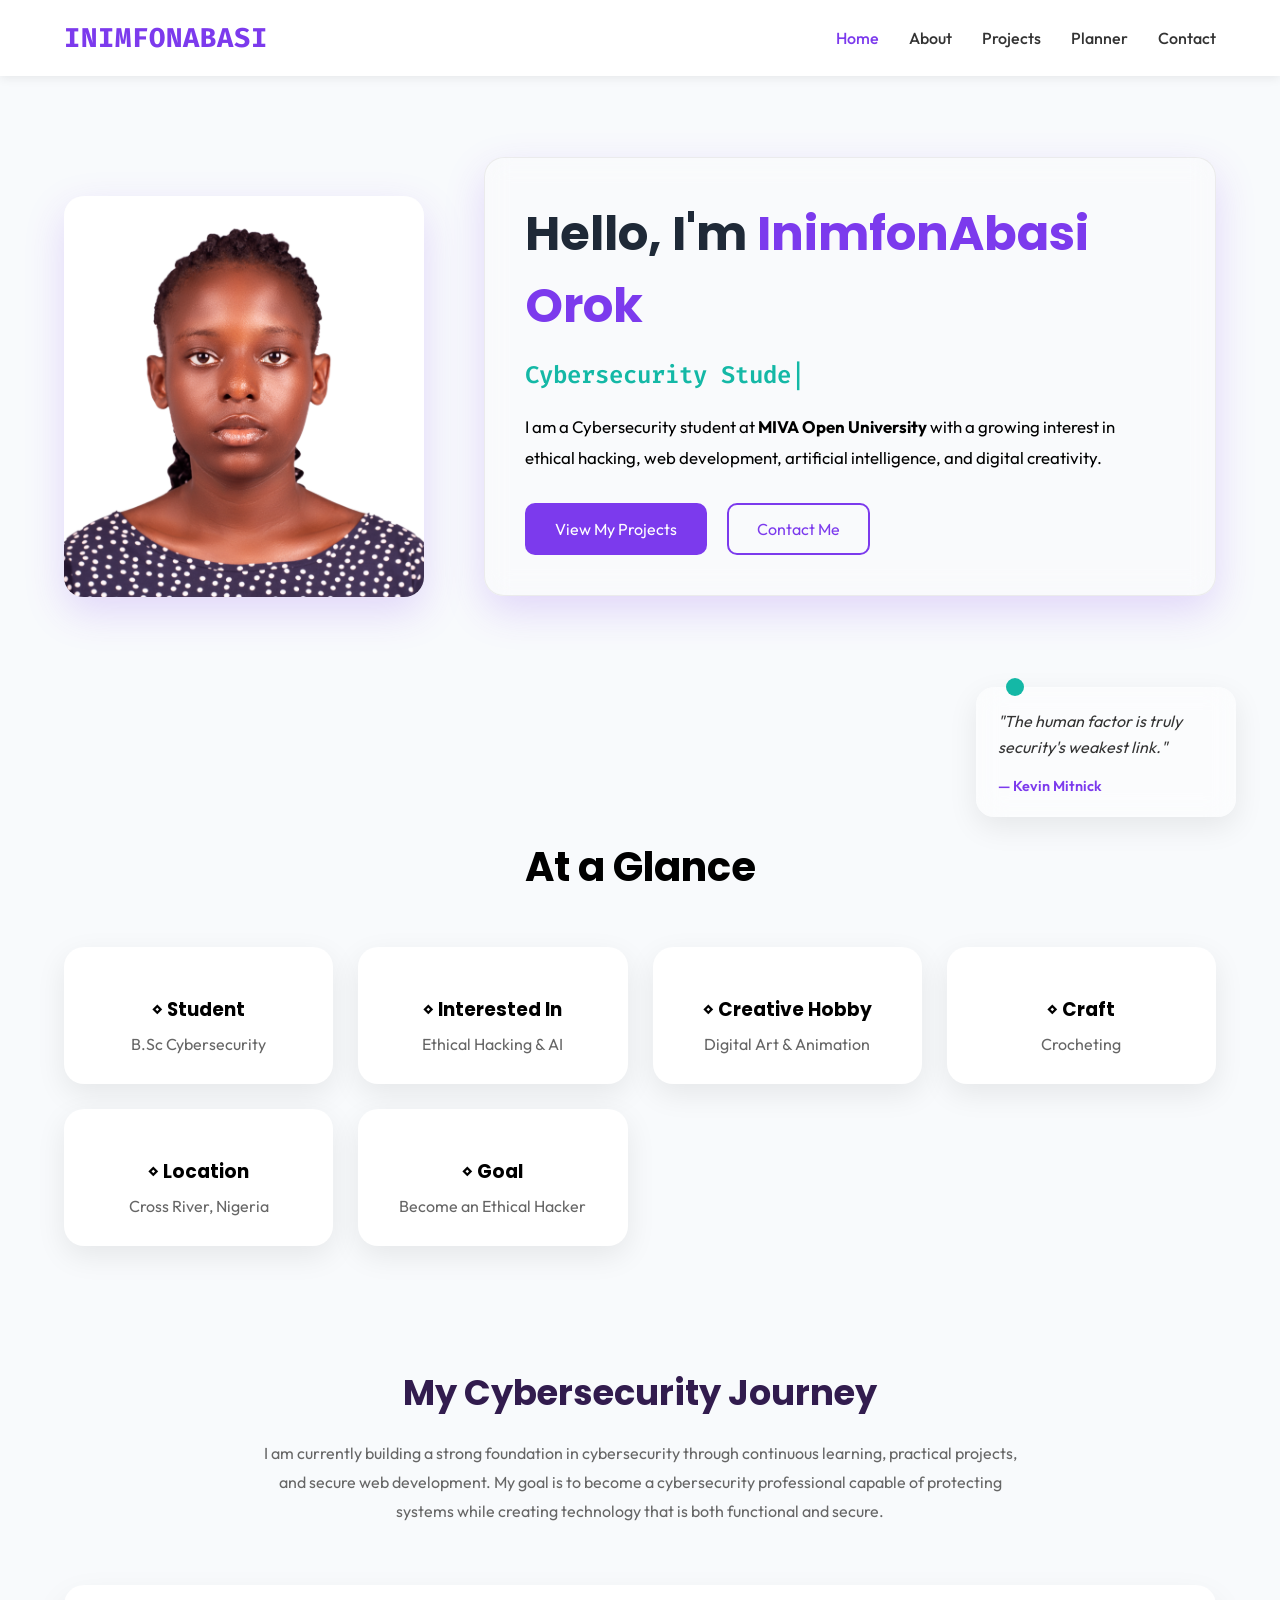
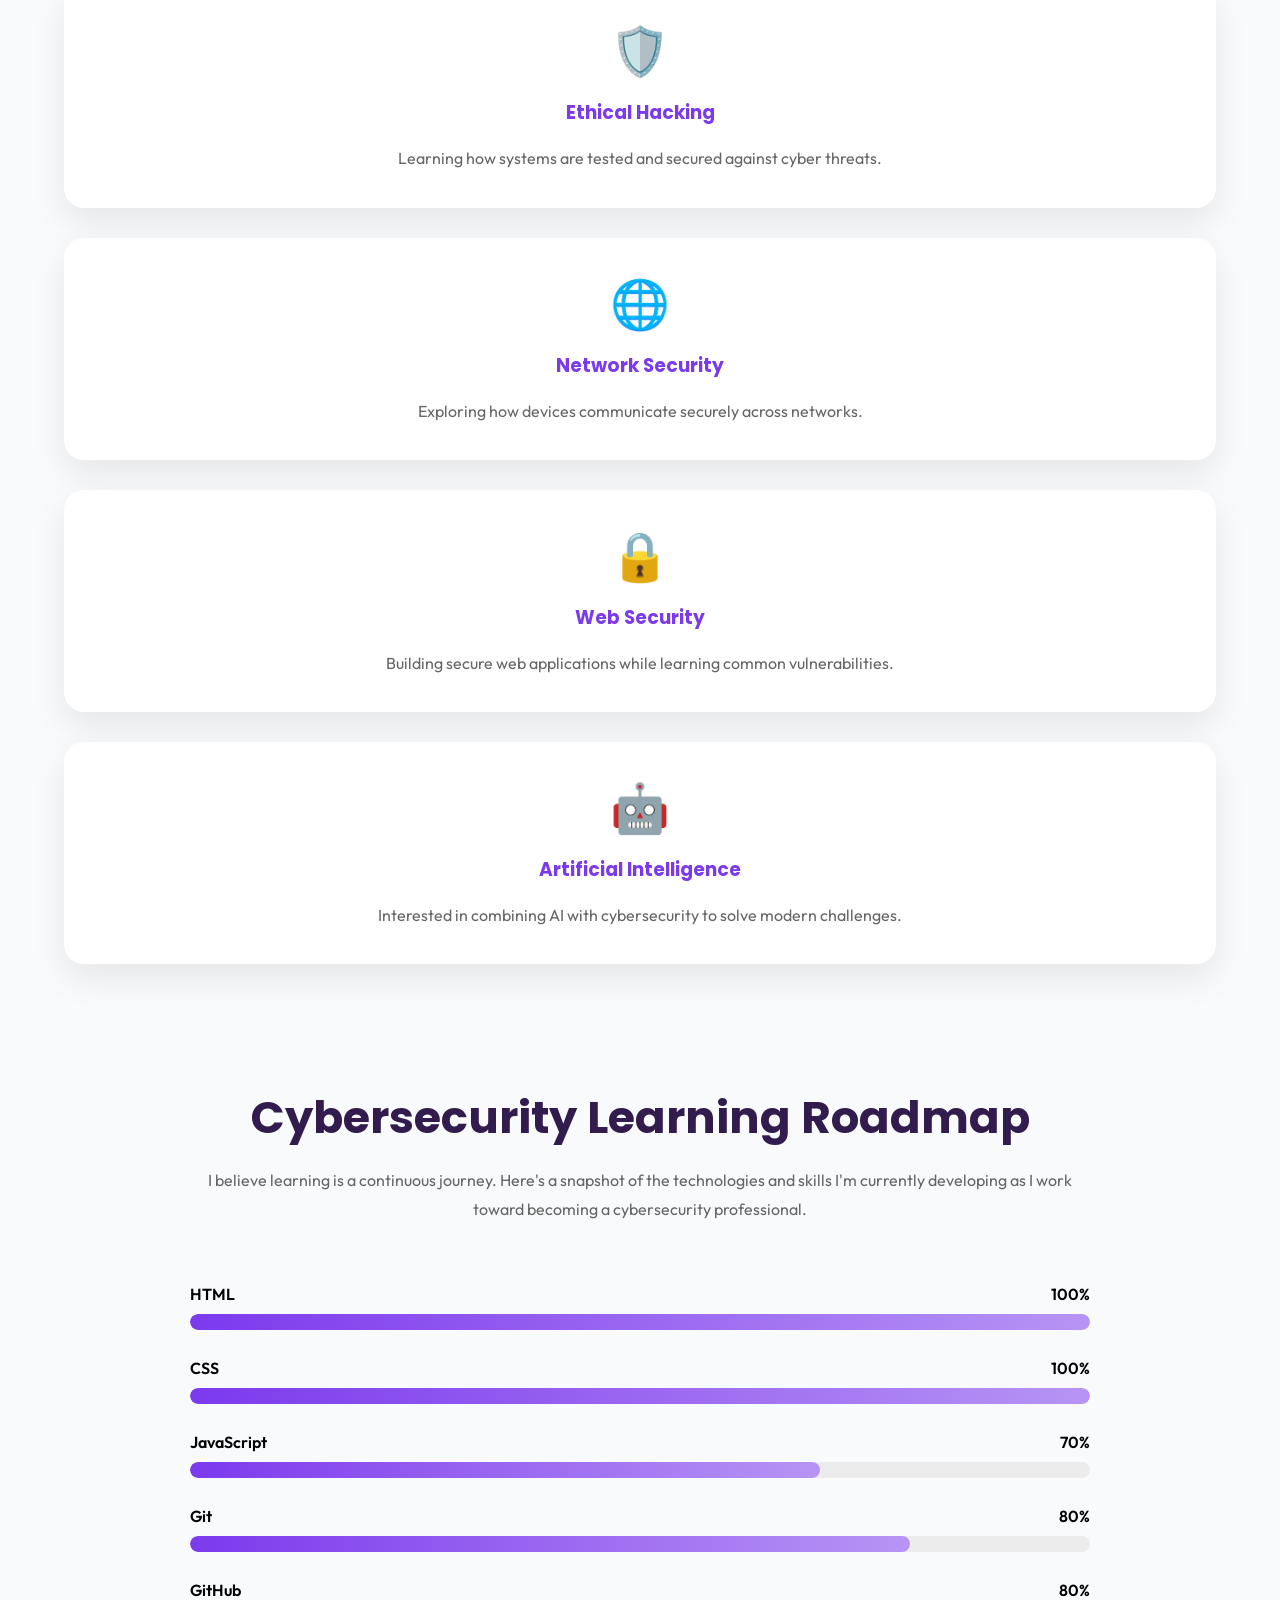
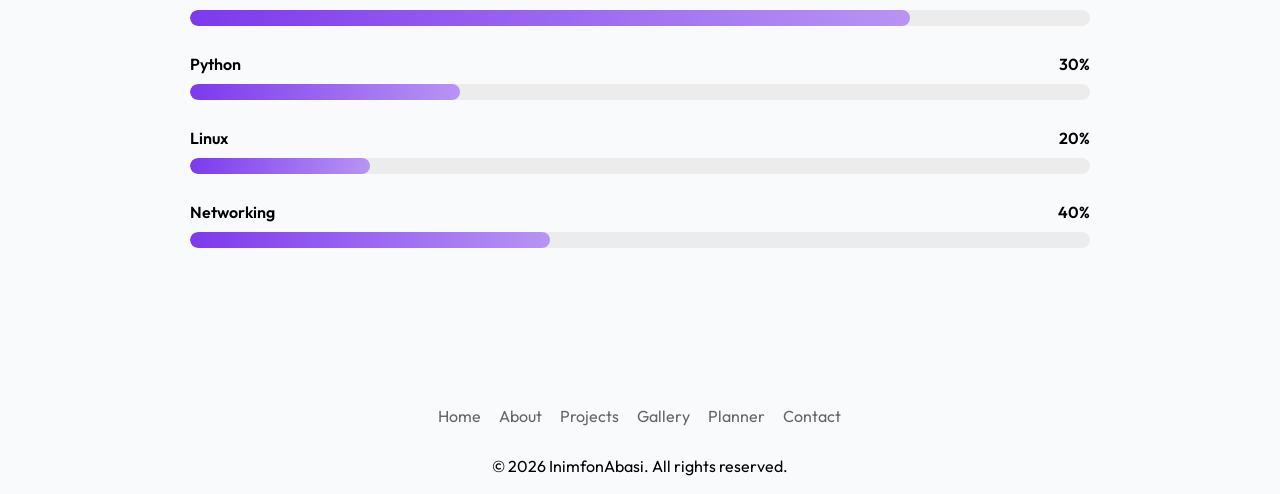
<file: index.html>
<!doctype html>
<html lang="en">
  <head>
    <meta charset="UTF-8" />
    <meta name="viewport" content="width=device-width, initial-scale=1.0" />

    <title>Home | InimfonAbasi</title>

    <link rel="stylesheet" href="css/style.css" />
    <link rel="stylesheet" href="css/responsive.css" />
    <link rel="preconnect" href="https://fonts.googleapis.com" />

    <link rel="preconnect" href="https://fonts.gstatic.com" crossorigin />

    <link
      href="https://fonts.googleapis.com/css2?family=Fira+Code:wght@400;500;600;700&family=Outfit:wght@300;400;500;600;700&family=Poppins:wght@400;500;600;700;800&display=swap"
      rel="stylesheet"
    />
  </head>

  <body>
    <!-- Header -->
    <header>
      <nav class="navbar">
        <a href="index.html" class="logo">INIMFONABASI</a>
        <button id="menu-toggle" class="menu-toggle">☰</button>

        <ul class="nav-links" id="nav-links">
          <li><a href="index.html" class="active">Home</a></li>

          <li><a href="about.html">About</a></li>

          <li><a href="projects.html">Projects</a></li>

          <li><a href="planner.html">Planner</a></li>

          <li><a href="contact.html">Contact</a></li>
        </ul>
      </nav>
    </header>

    <!-- Hero Section -->
    <main>
      <section class="hero">
        <div class="quote-card quote-right">
          <div class="pin"></div>

          <p>"The human factor is truly security's weakest link."</p>

          <span>— Kevin Mitnick</span>
        </div>

        <div class="hero-text">
          <h1>Hello, I'm <span class="main">InimfonAbasi Orok</span></h1>

          <h2><span id="typing-text"></span><span class="cursor">|</span></h2>

          <p>
            I am a Cybersecurity student at
            <strong>MIVA Open University</strong> with a growing interest in
            ethical hacking, web development, artificial intelligence, and
            digital creativity.
          </p>

          <div class="hero-buttons">
            <a href="projects.html" class="btn-primary">View My Projects</a>

            <a href="contact.html" class="btn-secondary">Contact Me</a>
          </div>
        </div>

        <div class="hero-image">
          <img
            src="images/me2.jpg"
            alt="Portrait of InimfonAbasi"
            loading="lazy"
          />
        </div>
      </section>
    </main>

    <section class="quick-facts">
      <h2>At a Glance</h2>

      <div class="facts-grid">
        <div class="fact-card">
          <h3>◊ Student</h3>
          <p>B.Sc Cybersecurity</p>
        </div>

        <div class="fact-card">
          <h3>◊ Interested In</h3>
          <p>Ethical Hacking & AI</p>
        </div>

        <div class="fact-card">
          <h3>◊ Creative Hobby</h3>
          <p>Digital Art & Animation</p>
        </div>

        <div class="fact-card">
          <h3>◊ Craft</h3>
          <p>Crocheting</p>
        </div>

        <div class="fact-card">
          <h3>◊ Location</h3>
          <p>Cross River, Nigeria</p>
        </div>

        <div class="fact-card">
          <h3>◊ Goal</h3>
          <p>Become an Ethical Hacker</p>
        </div>
      </div>
    </section>

    <section class="cyber-journey">
      <h2>My Cybersecurity Journey</h2>

      <p class="journey-intro">
        I am currently building a strong foundation in cybersecurity through
        continuous learning, practical projects, and secure web development. My
        goal is to become a cybersecurity professional capable of protecting
        systems while creating technology that is both functional and secure.
      </p>

      <div class="journey-grid">
        <div class="journey-card">
          <span>🛡️</span>
          <h3>Ethical Hacking</h3>
          <p>
            Learning how systems are tested and secured against cyber threats.
          </p>
        </div>

        <div class="journey-card">
          <span>🌐</span>
          <h3>Network Security</h3>
          <p>Exploring how devices communicate securely across networks.</p>
        </div>

        <div class="journey-card">
          <span>🔒</span>
          <h3>Web Security</h3>
          <p>
            Building secure web applications while learning common
            vulnerabilities.
          </p>
        </div>

        <div class="journey-card">
          <span>🤖</span>
          <h3>Artificial Intelligence</h3>
          <p>
            Interested in combining AI with cybersecurity to solve modern
            challenges.
          </p>
        </div>
      </div>
    </section>

    <section class="roadmap">
      <h2>Cybersecurity Learning Roadmap</h2>

      <p class="roadmap-intro">
        I believe learning is a continuous journey. Here's a snapshot of the
        technologies and skills I'm currently developing as I work toward
        becoming a cybersecurity professional.
      </p>

      <div class="roadmap-container">
        <div class="roadmap-item">
          <div class="skill-title">
            <span>HTML</span>
            <span>100%</span>
          </div>

          <div class="progress-bar">
            <div class="progress html"></div>
          </div>
        </div>

        <div class="roadmap-item">
          <div class="skill-title">
            <span>CSS</span>
            <span>100%</span>
          </div>

          <div class="progress-bar">
            <div class="progress css"></div>
          </div>
        </div>

        <div class="roadmap-item">
          <div class="skill-title">
            <span>JavaScript</span>
            <span>70%</span>
          </div>

          <div class="progress-bar">
            <div class="progress js"></div>
          </div>
        </div>

        <div class="roadmap-item">
          <div class="skill-title">
            <span>Git</span>
            <span>80%</span>
          </div>

          <div class="progress-bar">
            <div class="progress git"></div>
          </div>
        </div>

        <div class="roadmap-item">
          <div class="skill-title">
            <span>GitHub</span>
            <span>80%</span>
          </div>

          <div class="progress-bar">
            <div class="progress github"></div>
          </div>
        </div>

        <div class="roadmap-item">
          <div class="skill-title">
            <span>Python</span>
            <span>30%</span>
          </div>

          <div class="progress-bar">
            <div class="progress python"></div>
          </div>
        </div>

        <div class="roadmap-item">
          <div class="skill-title">
            <span>Linux</span>
            <span>20%</span>
          </div>

          <div class="progress-bar">
            <div class="progress linux"></div>
          </div>
        </div>

        <div class="roadmap-item">
          <div class="skill-title">
            <span>Networking</span>
            <span>40%</span>
          </div>

          <div class="progress-bar">
            <div class="progress networking"></div>
          </div>
        </div>
      </div>
    </section>

    <!-- Footer -->
    <footer>
      <div class="footer-container">
        <nav class="footer-nav">
          <a href="index.html">Home</a>

          <a href="about.html">About</a>

          <a href="projects.html">Projects</a>

          <a href="gallery.html">Gallery</a>

          <a href="planner.html">Planner</a>

          <a href="contact.html">Contact</a>
        </nav>

        <p>© <span id="year"></span> InimfonAbasi. All rights reserved.</p>
      </div>
    </footer>

    <script src="js/script.js"></script>
  </body>
</html>
</file>
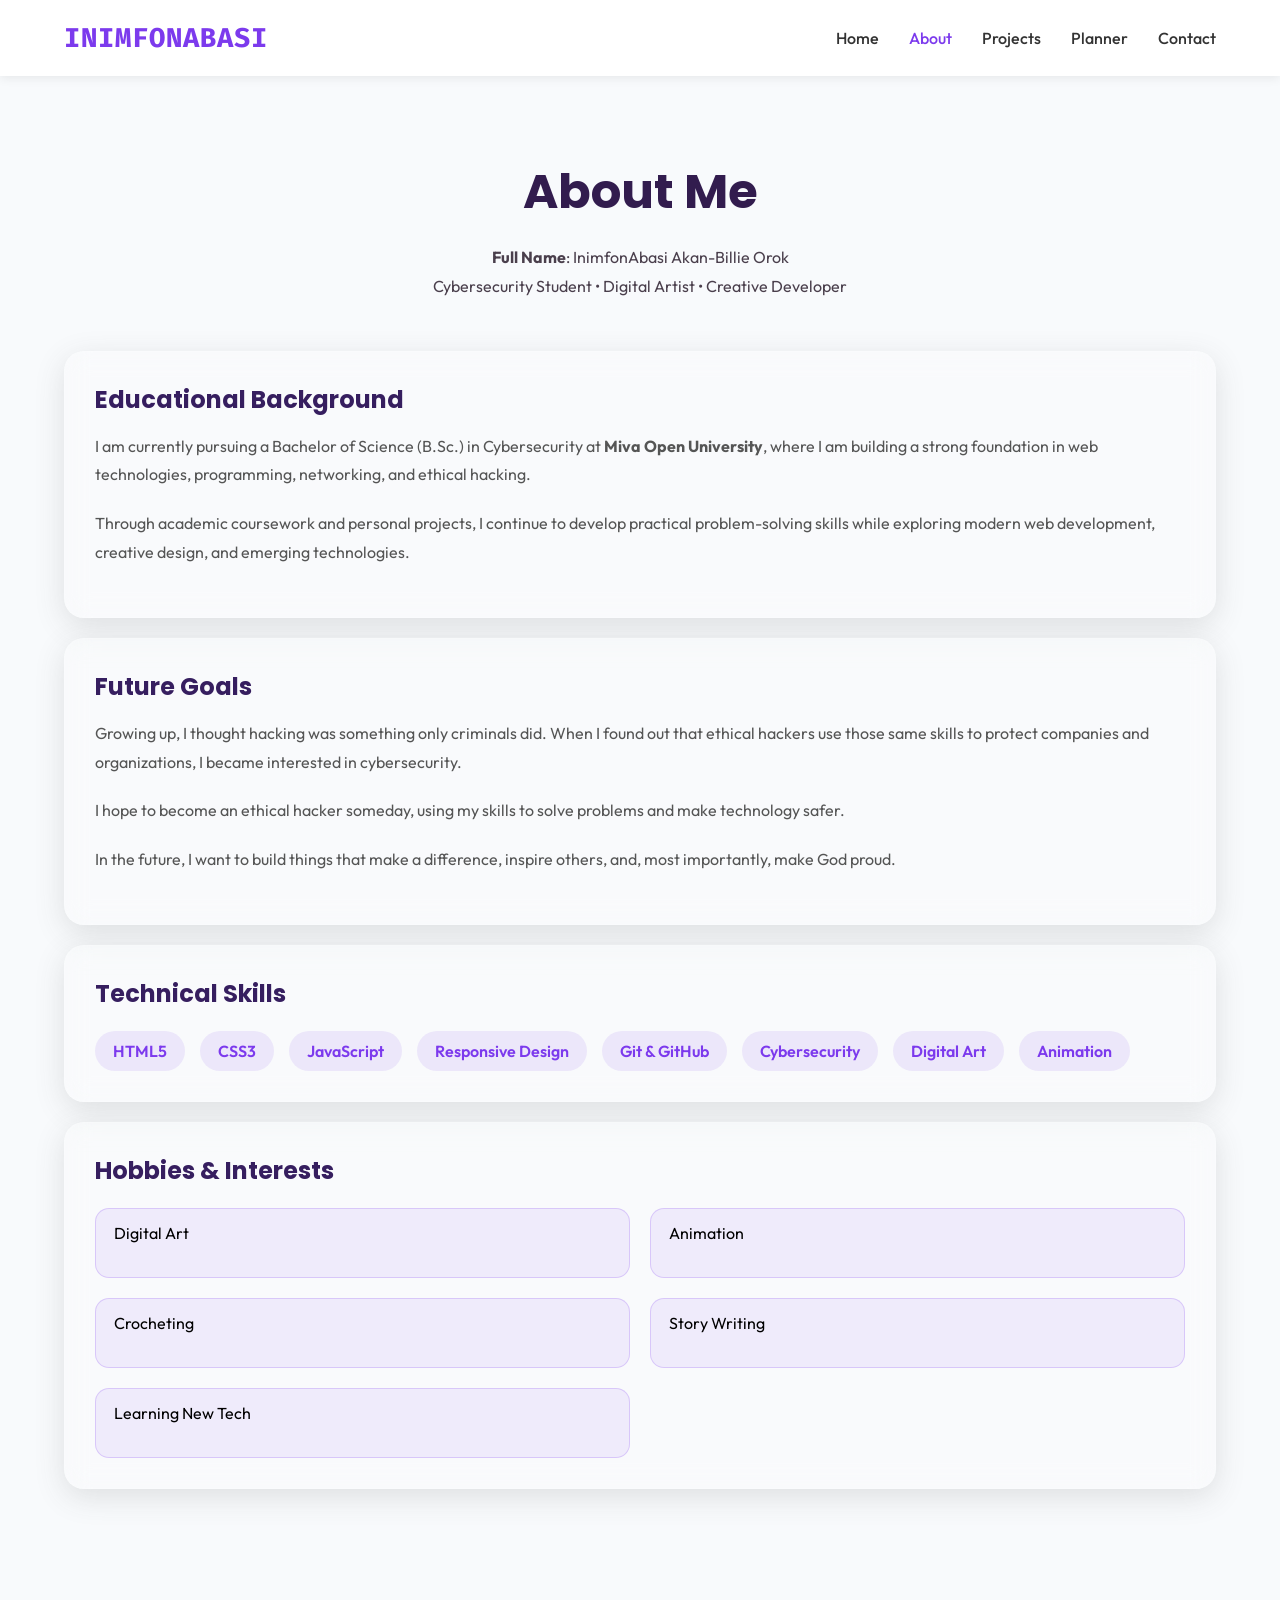
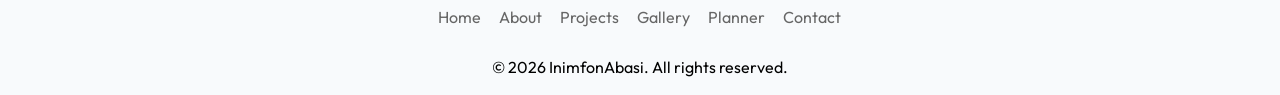
<file: about.html>
<!doctype html>
<html lang="en">
  <head>
    <meta charset="UTF-8" />
    <meta name="viewport" content="width=device-width, initial-scale=1.0" />

    <title>About | InimfonAbasi</title>

    <link rel="stylesheet" href="css/style.css">
    <link rel="stylesheet" href="css/responsive.css">
    <link rel="preconnect" href="https://fonts.googleapis.com">

<link rel="preconnect" href="https://fonts.gstatic.com" crossorigin>

<link href="https://fonts.googleapis.com/css2?family=Fira+Code:wght@400;500;600;700&family=Outfit:wght@300;400;500;600;700&family=Poppins:wght@400;500;600;700;800&display=swap" rel="stylesheet">
  </head>

  <body>
    <!-- ===== Header ===== -->
    <header>
      <nav class="navbar">

<a href="index.html" class="logo">INIMFONABASI</a>

<button id="menu-toggle" class="menu-toggle">
☰
</button>

<ul class="nav-links" id="nav-links">
           
          <li><a href="index.html">Home</a></li>

          <li><a href="about.html" class="active">About</a></li>

          <li><a href="projects.html">Projects</a></li>

          <li><a href="planner.html">Planner</a></li>

          <li><a href="contact.html">Contact</a></li>
        </ul>
      </nav>
    </header>

    <!-- ===== Hero Section ===== -->
      <main>
        <section class="about">
          <h1>About Me</h1>

          <p class="about-intro">
            <b>Full Name</b>: InimfonAbasi Akan-Billie Orok<br/>
            Cybersecurity Student • Digital Artist • Creative Developer
          </p>

          <div class="about-grid">
            <div class="about-card">
              <h2>Educational Background</h2>

              <p>
                I am currently pursuing a Bachelor of Science (B.Sc.) in
                Cybersecurity at
                <strong>Miva Open University</strong>, where I am building a
                strong foundation in web technologies, programming, networking,
                and ethical hacking.
              </p>

              <p>
                Through academic coursework and personal projects, I continue to
                develop practical problem-solving skills while exploring modern
                web development, creative design, and emerging technologies.
              </p>
            </div>

            <div class="about-card">
              <h2>Future Goals</h2>

              <p>
                Growing up, I thought hacking was something only criminals did.
                When I found out that ethical hackers use those same skills to
                protect companies and organizations, I became interested in
                cybersecurity.
              </p>

              <p>
                I hope to become an ethical hacker someday, using my skills to
                solve problems and make technology safer.
              </p>

              <p>
                In the future, I want to build things that make a difference,
                inspire others, and, most importantly, make God proud.
              </p>
            </div>

            <div class="about-card">
              <h2>Technical Skills</h2>

              <div class="skills">
                <span>HTML5</span>

                <span>CSS3</span>

                <span>JavaScript</span>

                <span>Responsive Design</span>

                <span>Git & GitHub</span>

                <span>Cybersecurity</span>

                <span>Digital Art</span>

                <span>Animation</span>
              </div>
            </div>

            <div class="about-card">
  <h2>Hobbies & Interests</h2>

  <div class="hobbies">

    <div class="hobby">
      <span>Digital Art</span>
      <p>Creating digital illustrations and exploring different art styles.</p>
    </div>

    <div class="hobby">
      <span>Animation</span>
      <p>Learning animation and bringing stories and ideas to life.</p>
    </div>

    <div class="hobby">
      <span>Crocheting</span>
      <p>Making handmade bags, clothes, and creative crochet projects.</p>
    </div>

    <div class="hobby">
      <span>Story Writing</span>
      <p>Creating original characters, adventures, and fictional worlds.</p>
    </div>

    <div class="hobby">
      <span>Learning New Tech</span>
      <p>Exploring cybersecurity, AI, web development, and other technologies.</p>
    </div>

  </div>

        </section>
      </main>
      
    <!-- Footer -->
    <footer>

  <div class="footer-container">

   
    <nav class="footer-nav">

      <a href="index.html">Home</a>

      <a href="about.html">About</a>

      <a href="projects.html">Projects</a>

      <a href="gallery.html">Gallery</a>

      <a href="planner.html">Planner</a>
      
      <a href="contact.html">Contact</a>

    </nav>

    <p>© <span id="year"></span> InimfonAbasi. All rights reserved.

    </p>

  </div>

</footer>

    <script src="js/script.js"></script>
  </body>
</html>
</file>
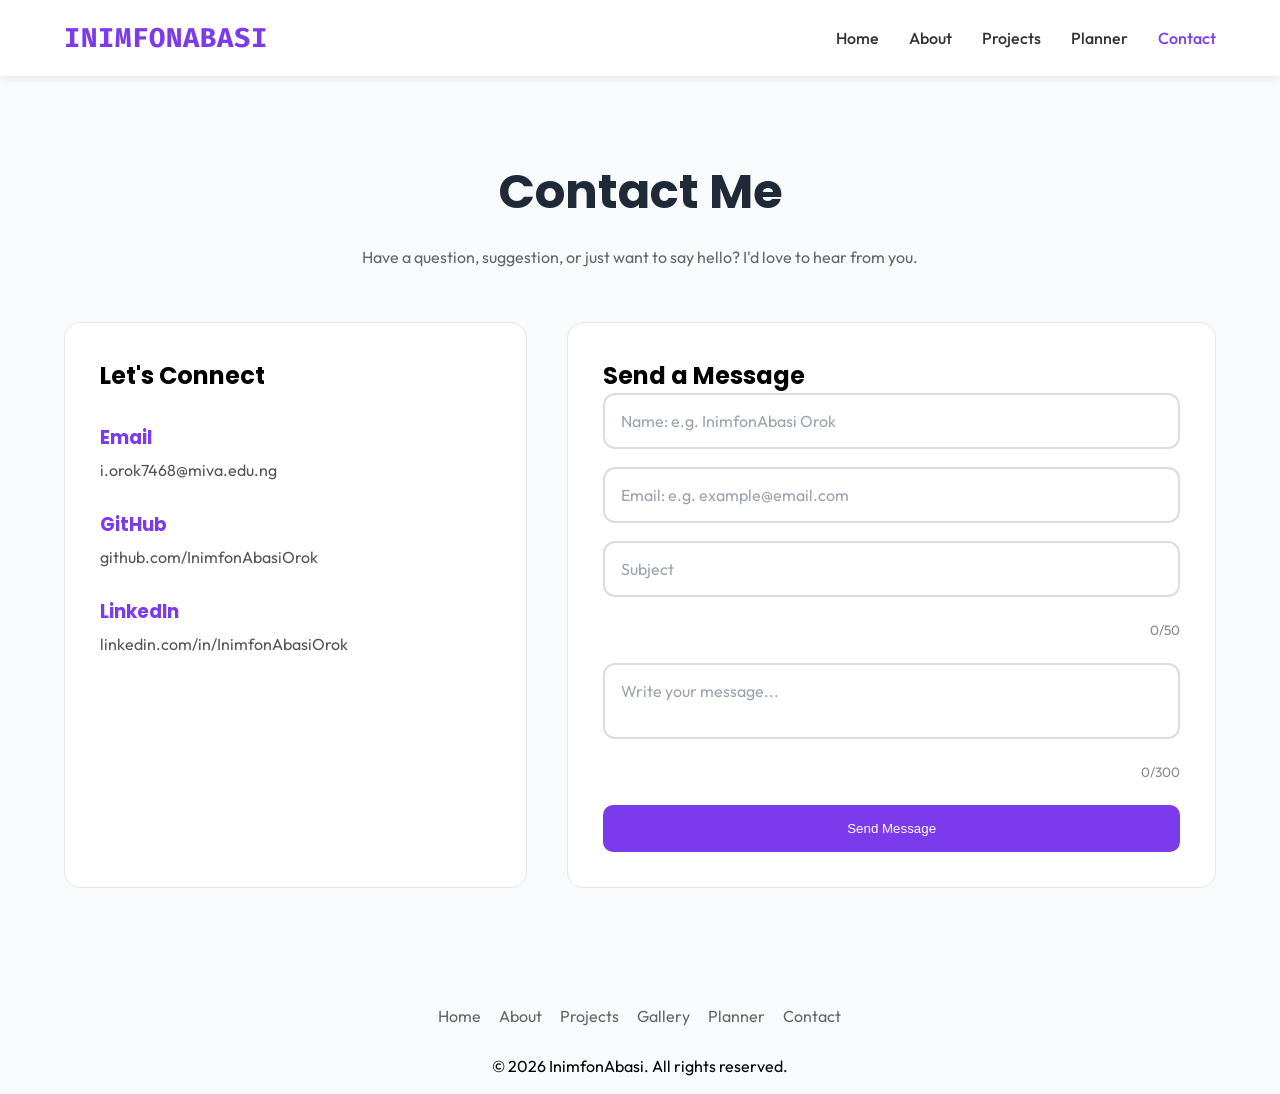
<file: contact.html>
<!doctype html>
<html lang="en">
  <head>
    <meta charset="UTF-8" />
    <meta name="viewport" content="width=device-width, initial-scale=1.0" />

    <title>Contact | InimfonAbasi</title>

    <link rel="stylesheet" href="css/style.css" />
    <link rel="stylesheet" href="css/responsive.css" />
    <link rel="preconnect" href="https://fonts.googleapis.com" />

    <link rel="preconnect" href="https://fonts.gstatic.com" crossorigin />

    <link
      href="https://fonts.googleapis.com/css2?family=Fira+Code:wght@400;500;600;700&family=Outfit:wght@300;400;500;600;700&family=Poppins:wght@400;500;600;700;800&display=swap"
      rel="stylesheet"
    />
  </head>

  <body>
    <!-- ===== Header ===== -->
    <header>
      <nav class="navbar">
      
        <a href="index.html" class="logo">INIMFONABASI</a>
        <button id="menu-toggle" class="menu-toggle">☰</button>

        <ul class="nav-links" id="nav-links">
          <li><a href="index.html">Home</a></li>

          <li><a href="about.html">About</a></li>

          <li><a href="projects.html">Projects</a></li>

          <li><a href="planner.html">Planner</a></li>

          <li><a href="contact.html" class="active">Contact</a></li>
        </ul>
      </nav>
    </header>

    <!-- ===== Hero Section ===== -->
    <main>
      <section class="contact">
        <h1>Contact Me</h1>

        <p class="contact-intro">
          Have a question, suggestion, or just want to say hello? I'd love to
          hear from you.
        </p>

        <div class="contact-container">
          <div class="contact-info">
            <h2>Let's Connect</h2>

            <div class="contact-item">
              <h3>Email</h3>

              <a href="mailto:your@email.com"> i.orok7468@miva.edu.ng </a>
            </div>

            <div class="contact-item">
              <h3>GitHub</h3>

              <a href="https://github.com/InimfonAbasiOrok" target="_blank">
                github.com/InimfonAbasiOrok
              </a>
            </div>

            <div class="contact-item">
              <h3>LinkedIn</h3>

              <a
                href="https://linkedin.com/in/InimfonAbasiOrok"
                target="_blank"
              >
                linkedin.com/in/InimfonAbasiOrok
              </a>
            </div>
          </div>

          <div class="contact-form">
            <h2>Send a Message</h2>

            <form id="contact-form">
              <input
                type="text"
                id="name"
                placeholder="Name: e.g. InimfonAbasi Orok"
                required
              />
              
              <input
                type="email"
                id="email"
                placeholder="Email: e.g. example@email.com"
                required
              />

              <input
                id="subject"
                maxlength="50"
                required
                type="text"
                placeholder="Subject"
              />

              <div class="counter"><span id="subject-count">0</span>/50</div>
              <textarea
                id="message"
                maxlength="500"
                placeholder="Write your message..."
                required
              ></textarea>
              

              <div class="counter"><span id="message-count">0</span>/300</div>
              <button type="submit" class="btn-primary">Send Message</button>
              <p id="success-message"></p>
            </form>
          </div>
        </div>
      </section>
      
    <!-- ===== Footer ===== -->
    <footer>
      <div class="footer-container">
        <nav class="footer-nav">
          <a href="index.html">Home</a>

          <a href="about.html">About</a>

          <a href="projects.html">Projects</a>

          <a href="gallery.html">Gallery</a>

          <a href="planner.html">Planner</a>

          <a href="contact.html">Contact</a>
        </nav>

        <p>© <span id="year"></span> InimfonAbasi. All rights reserved.</p>
      </div>
    </footer>

    <script src="js/script.js"></script>
<script src="js/contact.js"></script>
</body>
</html>
</file>
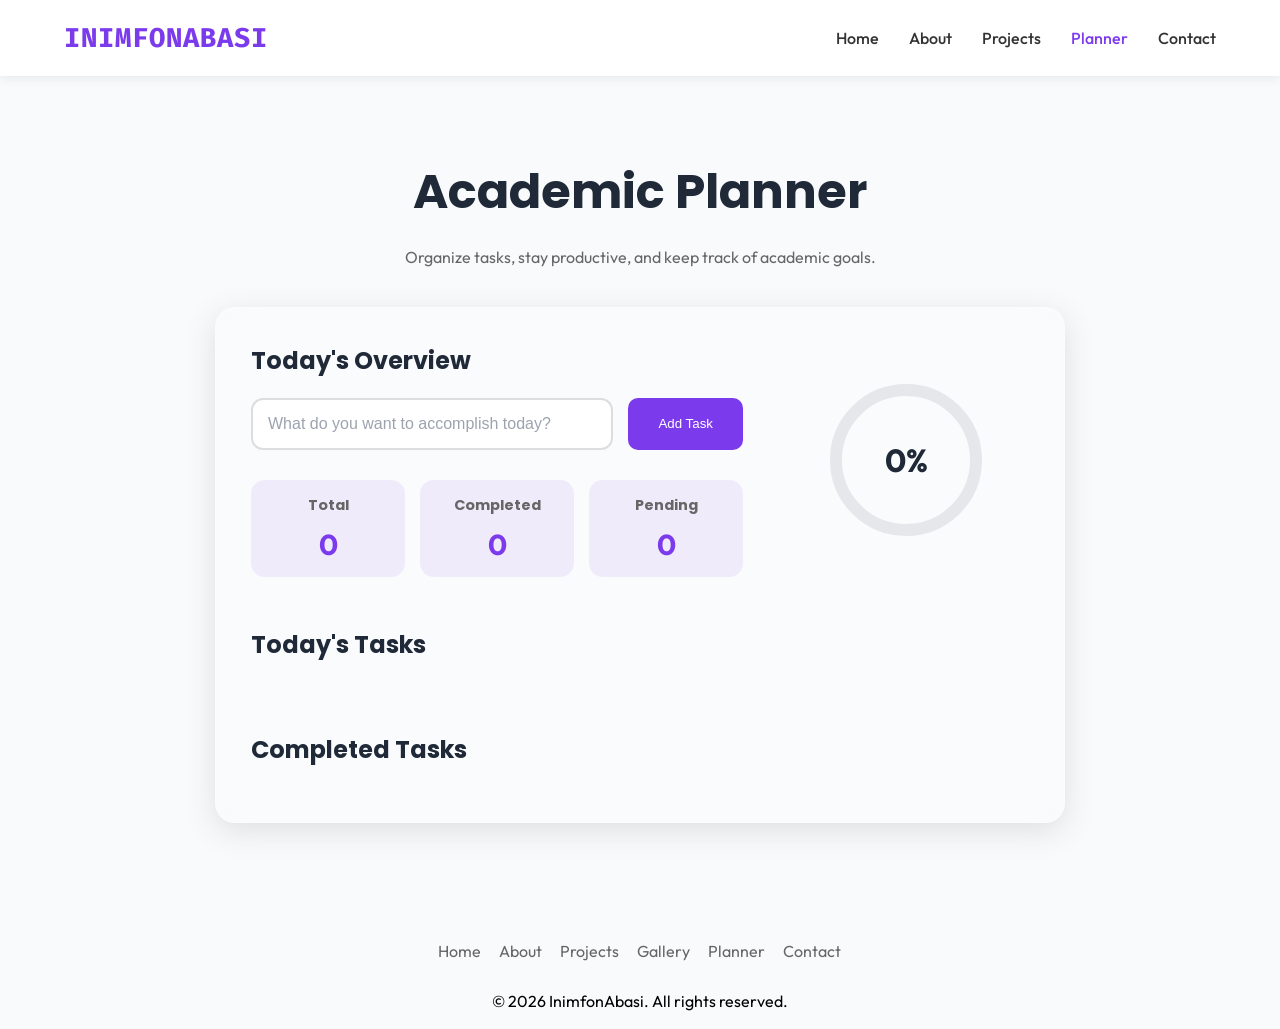
<file: planner.html>
<!doctype html>
<html lang="en">
  <head>
    <meta charset="UTF-8" />
    <meta name="viewport" content="width=device-width, initial-scale=1.0" />

    <title>Academic Planner | InimfonAbasi</title>

    <link rel="stylesheet" href="css/style.css" />
    <link rel="stylesheet" href="css/responsive.css" />
    <link rel="preconnect" href="https://fonts.googleapis.com" />

    <link rel="preconnect" href="https://fonts.gstatic.com" crossorigin />

    <link
      href="https://fonts.googleapis.com/css2?family=Fira+Code:wght@400;500;600;700&family=Outfit:wght@300;400;500;600;700&family=Poppins:wght@400;500;600;700;800&display=swap"
      rel="stylesheet"
    />
  </head>

  <body>
    <!-- ===== Header ===== -->
    <header>
      <nav class="navbar">
        <a href="index.html" class="logo">INIMFONABASI</a>

        <button id="menu-toggle" class="menu-toggle">☰</button>

        <ul class="nav-links" id="nav-links">
          <li><a href="index.html">Home</a></li>

          <li><a href="about.html">About</a></li>

          <li><a href="projects.html">Projects</a></li>

          <li><a href="planner.html" class="active">Planner</a></li>

          <li><a href="contact.html">Contact</a></li>
        </ul>
      </nav>
    </header>

    <!-- ===== Hero Section ===== -->
    <main>
      <section class="planner">
        <h1>Academic Planner</h1>

        <p class="planner-intro">
          Organize tasks, stay productive, and keep track of academic goals.
        </p>

        <div class="planner-container">
          <!-- Dashboard -->
          <section class="planner-dashboard">
            <!-- Left Side -->
            <div class="dashboard-left">
              <h2>Today's Overview</h2>

              <div class="task-input">
                <input
                  type="text"
                  id="task-input"
                  placeholder="What do you want to accomplish today?"
                />

                <button id="add-task" class="btn-tetiary">Add Task</button>
              </div>

              <div class="stats">
                <div class="stat">
                  <h3>Total</h3>
                  <span id="total-tasks">0</span>
                </div>

                <div class="stat">
                  <h3>Completed</h3>
                  <span id="completed-tasks">0</span>
                </div>

                <div class="stat">
                  <h3>Pending</h3>
                  <span id="pending-tasks">0</span>
                </div>
              </div>
            </div>

            <!-- Right Side -->

            <div class="dashboard-right">
              <div class="progress-ring">
                <svg width="170" height="170">
                  <circle class="bg-circle" cx="85" cy="85" r="70"></circle>

                  <circle
                    class="progress-circle"
                    cx="85"
                    cy="85"
                    r="70"
                  ></circle>
                </svg>

                <div class="progress-text">
                  <span id="progress-percent">0%</span>
                </div>
              </div>
            </div>
          </section>

          <section class="tasks-section">
            <h2>Today's Tasks</h2>

            <ul id="task-list"></ul>
          </section>

          <section class="completed-section">
            <h2>Completed Tasks</h2>

            <ul id="completed-list"></ul>
          </section>
        </div>
      </section>
    </main>

    <!-- ===== Footer ===== -->
    <footer>
      <div class="footer-container">
        <nav class="footer-nav">
          <a href="index.html">Home</a>

          <a href="about.html">About</a>

          <a href="projects.html">Projects</a>

          <a href="gallery.html">Gallery</a>

          <a href="planner.html">Planner</a>

          <a href="contact.html">Contact</a>
        </nav>

        <p>© <span id="year"></span> InimfonAbasi. All rights reserved.</p>
      </div>
    </footer>

    <script src="js/script.js"></script>
    <script src="js/planner.js"></script>
  </body>
</html>
</file>
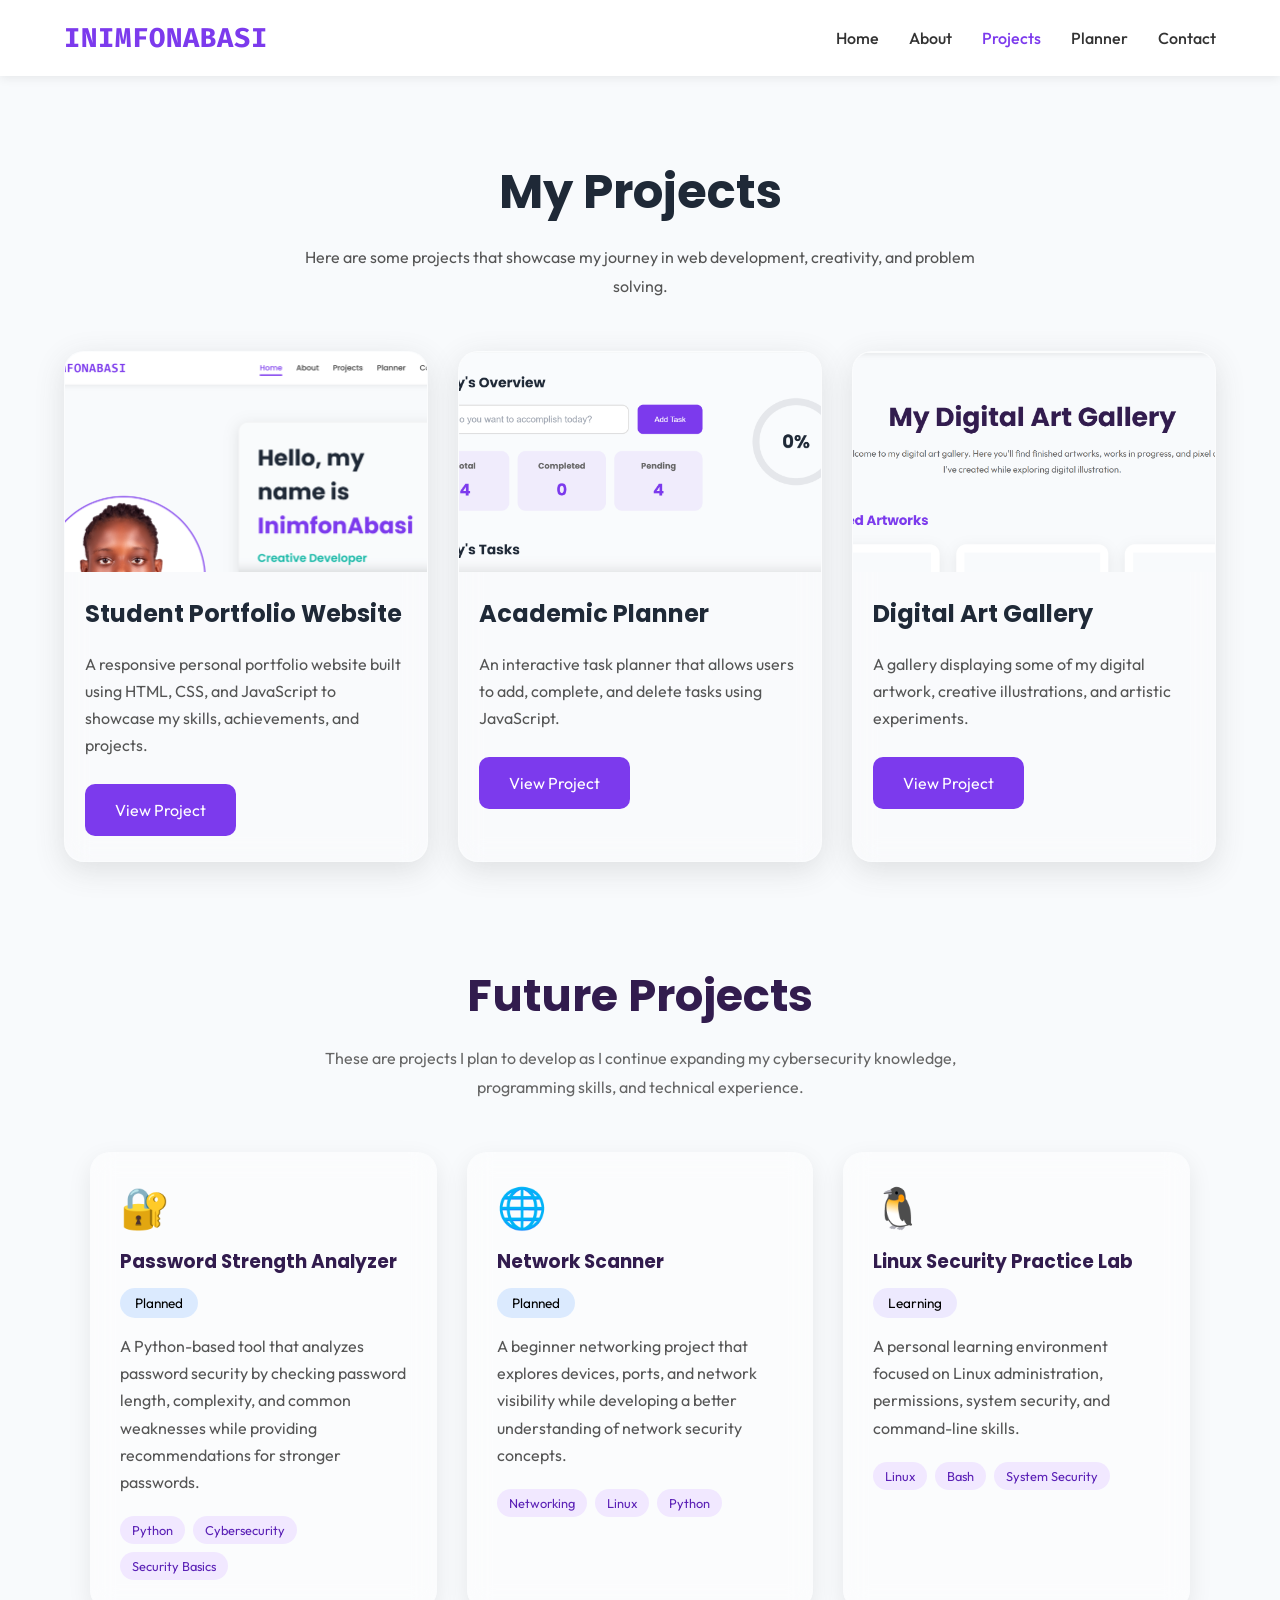
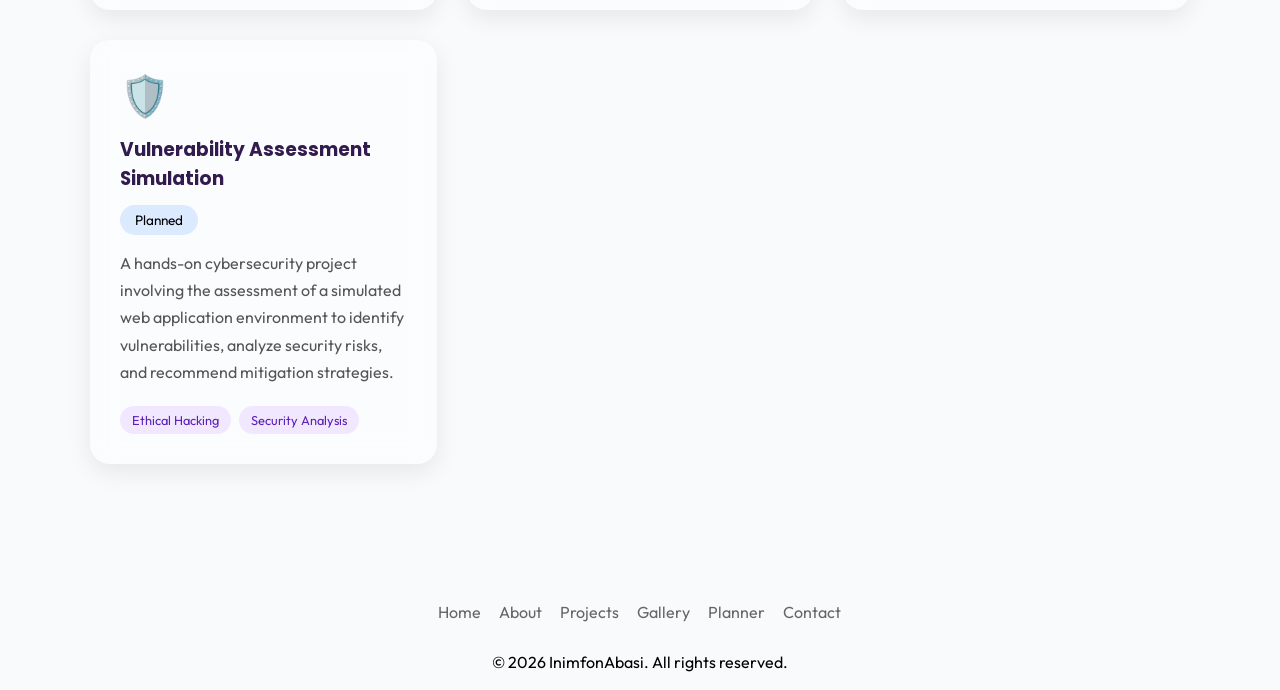
<file: projects.html>
<!doctype html>
<html lang="en">
  <head>
    <meta charset="UTF-8" />
    <meta name="viewport" content="width=device-width, initial-scale=1.0" />

    <title>Projects | InimfonAbasi</title>

    <link rel="stylesheet" href="css/style.css" />
    <link rel="stylesheet" href="css/responsive.css" />
    <link rel="preconnect" href="https://fonts.googleapis.com" />

    <link rel="preconnect" href="https://fonts.gstatic.com" crossorigin />

    <link
      href="https://fonts.googleapis.com/css2?family=Fira+Code:wght@400;500;600;700&family=Outfit:wght@300;400;500;600;700&family=Poppins:wght@400;500;600;700;800&display=swap"
      rel="stylesheet"
    />
  </head>

  <body>
    <!-- Header -->

    <header>
      <nav class="navbar">
        <a href="index.html" class="logo">INIMFONABASI</a>

        <button id="menu-toggle" class="menu-toggle">☰</button>

        <ul class="nav-links" id="nav-links">
          <li><a href="index.html">Home</a></li>

          <li><a href="about.html">About</a></li>

          <li><a href="projects.html" class="active">Projects</a></li>

          <li><a href="planner.html">Planner</a></li>

          <li><a href="contact.html">Contact</a></li>
        </ul>
      </nav>
    </header>

    <!-- Projects -->

    <main>
      <section class="projects">
        <h1>My Projects</h1>

        <p class="projects-intro">
          Here are some projects that showcase my journey in web development,
          creativity, and problem solving.
        </p>

        <div class="projects-grid">
          <!-- Project 1 -->

          <article class="project-card">
            <img src="images/Projects 1.png" alt="Student Portfolio Website" />

            <h2>Student Portfolio Website</h2>

            <p>
              A responsive personal portfolio website built using HTML, CSS, and
              JavaScript to showcase my skills, achievements, and projects.
            </p>

            <div class="project-btn">
              <a href="index.html" class="btn-primary">View Project</a>
            </div>
          </article>

          <!-- Project 2 -->

          <article class="project-card">
            <img src="images/Projects 2.png" alt="Academic Planner" />

            <h2>Academic Planner</h2>

            <p>
              An interactive task planner that allows users to add, complete,
              and delete tasks using JavaScript.
            </p>

            <div class="project-btn">
              <a href="planner.html" class="btn-primary">View Project</a>
            </div>
          </article>

          <!-- Project 3 -->

          <article class="project-card">
            <img src="images/DAG.png" alt="Digital Art Gallery" />

            <h2>Digital Art Gallery</h2>

            <p>
              A gallery displaying some of my digital artwork, creative
              illustrations, and artistic experiments.
            </p>

            <div class="project-btn">
              <a href="gallery.html" class="btn-primary">View Project</a>
            </div>
          </article>
        </div>
      </section>

      <!-- Future Projects Section -->
      <section class="future-projects">
        <h2>Future Projects</h2>

        <p class="future-intro">
          These are projects I plan to develop as I continue expanding my
          cybersecurity knowledge, programming skills, and technical experience.
        </p>

        <div class="future-project-container">
          <!-- Password Analyzer -->
          <div class="future-project-card">
            <div class="project-icon">🔐</div>

            <h3>Password Strength Analyzer</h3>

            <span class="project-status planned"> Planned </span>

            <p>
              A Python-based tool that analyzes password security by checking
              password length, complexity, and common weaknesses while providing
              recommendations for stronger passwords.
            </p>

            <div class="project-tags">
              <span>Python</span>
              <span>Cybersecurity</span>
              <span>Security Basics</span>
            </div>
          </div>

          <!-- Network Scanner -->
          <div class="future-project-card">
            <div class="project-icon">🌐</div>

            <h3>Network Scanner</h3>

            <span class="project-status planned"> Planned </span>

            <p>
              A beginner networking project that explores devices, ports, and
              network visibility while developing a better understanding of
              network security concepts.
            </p>

            <div class="project-tags">
              <span>Networking</span>
              <span>Linux</span>
              <span>Python</span>
            </div>
          </div>

          <!-- Linux Lab -->
          <div class="future-project-card">
            <div class="project-icon">🐧</div>

            <h3>Linux Security Practice Lab</h3>

            <span class="project-status learning"> Learning </span>

            <p>
              A personal learning environment focused on Linux administration,
              permissions, system security, and command-line skills.
            </p>

            <div class="project-tags">
              <span>Linux</span>
              <span>Bash</span>
              <span>System Security</span>
            </div>
          </div>

          <!-- Vulnerability Assessment -->
          <div class="future-project-card">
            <div class="project-icon">🛡️</div>

            <h3>Vulnerability Assessment Simulation</h3>

            <span class="project-status planned"> Planned </span>

            <p>
              A hands-on cybersecurity project involving the assessment of a
              simulated web application environment to identify vulnerabilities,
              analyze security risks, and recommend mitigation strategies.
            </p>

            <div class="project-tags">
              <span>Ethical Hacking</span>
              <span>Security Analysis</span>
            </div>
          </div>
        </div>
      </section>
    </main>

    <footer>
      <div class="footer-container">
        <nav class="footer-nav">
          <a href="index.html">Home</a>

          <a href="about.html">About</a>

          <a href="projects.html">Projects</a>

          <a href="gallery.html">Gallery</a>

          <a href="planner.html">Planner</a>

          <a href="contact.html">Contact</a>
        </nav>

        <p>© <span id="year"></span> InimfonAbasi. All rights reserved.</p>
      </div>
    </footer>
    <script src="js/script.js"></script>
  </body>
</html>
</file>
<file: css/style.css>
/* Google Font Import */
@import url("https://fonts.googleapis.com/css2?family=Outfit:wght@300;400;500;600;700&display=swap");

/* CSS Reset */

* {
  margin: 0;
  padding: 0;
  box-sizing: border-box;
}

h1,
h2,
h3,
h4,
h5,
h6 {
  font-family: "Poppins", sans-serif;
}

body {
  font-family: "Outfit", sans-serif;

  background: #f8fafc;
}
/* Navigation Bar  */

header {
  position: sticky;
  background: rgb(255, 255, 255);
  z-index: 9999;
  box-shadow: 0 2px 10px rgba(0, 0, 0, 0.08);
  top: 0;
}
.logo {
  font-family: "Fira Code", monospace;

  font-weight: 700;

  letter-spacing: 1px;

  font-size: 1.7rem;

  color: #7c3aed;

  text-decoration: none;
}

nav {
  width: 90%;
  max-width: 1200px;

  margin: auto;

  display: flex;

  justify-content: space-between;

  align-items: center;

  padding: 20px 0;
}

.navbar {
  z-index: 9999;
}

.navbar.scrolled {
  background: rgb(255, 255, 255);

  backdrop-filter: blur(14px);

  box-shadow: 0 8px 30px rgba(0, 0, 0, 0.08);
}

.nav-links {
  display: flex;

  list-style: none;

  gap: 30px;
}

.nav-links a {
  text-decoration: none;

  color: #333;

  font-weight: 500;

  transition: 0.3s;

  position: relative;
}

.nav-links a::after {
  content: "";

  position: absolute;

  left: 0;

  bottom: -6px;

  width: 0%;

  height: 3px;

  background: #7c3aed;

  transition: 0.3s;
}

.nav-links a:hover {
  color: #7c3aed;
}

.nav-links a:hover::after {
  width: 100%;
}
.nav-links a.active {
  color: #7c3aed;
}

.menu-toggle {
  display: none;

  background: none;

  border: none;

  font-size: 2rem;

  cursor: pointer;

  color: #7c3aed;
}
/* =============
Hero Section 
=============*/

.hero {
  width: 90%;

  max-width: 1200px;

  margin: 80px auto;

  display: flex;

  flex-direction: row-reverse;

  justify-content: space-between;

  align-items: center;

  gap: 60px;

  position: relative;

  padding-bottom: 120px;
}

.hero-text {
  background: rgba(255, 255, 255, 0.15);

  z-index: 2;

  backdrop-filter: blur(12px);

  border-radius: 20px;

  padding: 40px;

  border: 1px solid rgba(232, 232, 232, 0.8);

  box-shadow: 0 15px 40px rgba(124, 58, 237, 0.18);

  flex: 1;
}

.hero-text h1 {
  font-size: 3rem;

  margin-bottom: 15px;

  color: #1f2937;
}

.hero-text h2 {
  color: #10c8b2;

  margin-bottom: 20px;
}

.hero-text p {
  width: 100%;

  max-width: 600px;

  line-height: 1.8;

  margin-bottom: 30px;

  font-size: 1.05rem;
}

.hero-buttons {
  display: flex;

  gap: 20px;
}

.btn-primary {
  background: #7c3aed;

  color: white;

  padding: 14px 28px;

  border: 2px solid transparent;

  border-radius: 10px;

  text-decoration: none;

  transition: 0.3s;
}

.btn-primary:hover {
  background: white;

  color: #7c3aed;

  border: 2px solid #7c3aed;

  transform: translateY(-5px);
}

.btn-secondary {
  border: 2px solid #7c3aed;

  color: #7c3aed;

  padding: 14px 28px;

  border-radius: 10px;

  text-decoration: none;

  transition: 0.3s;
}

.btn-secondary:hover {
  transform: translateY(-5px);

  background: #7c3aed;

  color: white;
}

.hero-image {
  position: relative;

  z-index: 1;

  flex: 1;

  min-width: 260px;

  max-width: 360px;

  display: flex;

  justify-content: center;
}

.hero-image img {
  width: 100%;

  height: 100%;

  border-radius: 20px;

  margin-top: 40px;

  object-fit: cover;

  box-shadow: 0 15px 40px rgba(124, 58, 237, 0.18);

  animation: floatImage 6s ease-in-out infinite;
}

@keyframes floatImage {
  0% {
    transform: translateY(0);
  }

  50% {
    transform: translateY(-8px);
  }

  100% {
    transform: translateY(0);
  }
}

.cursor {
  color: #14b8a6;
  animation: blink 0.8s infinite;
  font-weight: 500;
  font-family: "Fira Code", monospace;
}
@keyframes blink {
  0%,
  50% {
    opacity: 1;
  }

  51%,
  100% {
    opacity: 0;
  }
}
#typing-text {
  color: #14b8a6;
  font-weight: 600;
  font-family: "Fira Code", monospace;
}
.main {
  color: #7c3aed;
}

.quick-facts {
  width: 90%;
  max-width: 1200px;
  margin: 120px auto;
}

.quick-facts h2 {
  text-align: center;
  font-size: 2.5rem;
  margin-bottom: 50px;
}

.facts-grid {
  display: grid;

  grid-template-columns: repeat(auto-fit, minmax(220px, 1fr));

  gap: 25px;
}

.fact-card {
  background: white;

  padding: 30px;

  border-radius: 20px;

  text-align: center;

  box-shadow: 0 10px 30px rgba(0, 0, 0, 0.08);

  transition: 0.35s;
}

.fact-card:hover {
  transform: translateY(-10px);
}

.fact-card span {
  font-size: 2rem;
}

.fact-card h3 {
  margin: 18px 0 10px;
}

.fact-card p {
  color: #666;
}

.fact-card {
  opacity: 0;

  transform: translateY(50px);

  transition: 0.8s;
}

.fact-card.show {
  opacity: 1;

  transform: translateY(0);
}

.fact-card:nth-child(1) {
  transition-delay: 0.1s;
}
.fact-card:nth-child(2) {
  transition-delay: 0.2s;
}
.fact-card:nth-child(3) {
  transition-delay: 0.3s;
}
.fact-card:nth-child(4) {
  transition-delay: 0.4s;
}
.fact-card:nth-child(5) {
  transition-delay: 0.5s;
}
.fact-card:nth-child(6) {
  transition-delay: 0.6s;
}

.cyber-journey {
  width: 90%;
  max-width: 1200px;
  margin: 120px auto;
  text-align: center;
}

.cyber-journey h2 {
  font-size: 2.8rem;
  color: #321c4e;
  margin-bottom: 20px;
}

.journey-intro {
  max-width: 760px;
  margin: auto;
  line-height: 1.8;
  color: #666;
  margin-bottom: 60px;
}

.journey-grid {
  display: grid;

  grid-template-columns: repeat(auto-fit, minmax(250px, 1fr));

  gap: 30px;
}

.journey-card {
  background: white;

  padding: 35px 25px;

  border-radius: 20px;

  box-shadow: 0 15px 35px rgba(0, 0, 0, 0.08);

  transition: 0.35s;
}

.journey-card:hover {
  transform: translateY(-10px);

  box-shadow: 0 20px 40px rgba(124, 58, 237, 0.18);
}

.journey-card span {
  font-size: 3rem;
}

.journey-card h3 {
  margin: 18px 0;

  color: #7c3aed;
}

.journey-card p {
  line-height: 1.7;

  color: #666;
}
/*=========================
ROADMAP
=========================*/

.roadmap {
  width: 90%;
  max-width: 900px;
  margin: 120px auto;
}

.roadmap h2 {
  text-align: center;
  color: #321c4e;
  font-size: 2.8rem;
  margin-bottom: 15px;
}

.roadmap-intro {
  text-align: center;
  color: #666;
  line-height: 1.8;
  margin-bottom: 60px;
}

.roadmap-container {
  display: flex;
  flex-direction: column;
  gap: 28px;
}

.skill-title {
  display: flex;
  justify-content: space-between;
  margin-bottom: 10px;

  font-weight: 600;
}

.progress-bar {
  height: 16px;

  background: #ececec;

  border-radius: 50px;

  overflow: hidden;
}

.progress {
  height: 100%;

  border-radius: 50px;

  background: linear-gradient(90deg, #7c3aed, #b794f4);

  transform-origin: left;

  animation: growBar 2s ease forwards;
}

.html {
  width: 100%;
}

.css {
  width: 100%;
}

.js {
  width: 70%;
}

.git {
  width: 80%;
}

.github {
  width: 80%;
}

.python {
  width: 30%;
}

.linux {
  width: 20%;
}

.networking {
  width: 40%;
}
.roadmap-item {
  transition: 0.35s;
}

.roadmap-item:hover {
  transform: translateX(10px);
}

/* About Page */

.about {
  width: 90%;
  max-width: 1200px;
  margin: 80px auto;
}

.about h1 {
  text-align: center;
  font-size: 3rem;
  color: #321c4e;
  margin-bottom: 15px;
}
.about-card h2 {
  color: #361e5f;

  margin-bottom: 15px;
}

.about-intro {
  text-align: center;
  max-width: 700px;
  margin: 0 auto 50px;
  color: #4a3f4c;
  line-height: 1.8;
}
.about-card p {
  margin-bottom: 20px;

  line-height: 1.8;

  color: #555;
}
.about-grid {
  display: grid;
  grid-template-columns: repeat(2, 1fr);
  gap: 30px;
}
.about-card {
  background: rgba(255, 255, 255, 0.15);

  backdrop-filter: blur(12px);

  border: 1px solid rgba(255, 255, 255, 0.2);

  border-radius: 20px;

  padding: 30px;

  box-shadow: 0 8px 30px rgba(75, 75, 75, 0.15);

  transition: all 0.3s ease;
}
.about-card:hover {
  transform: translateY(-8px);

  box-shadow: 0 15px 40px rgba(75, 75, 75, 0.2);
}
.skills {
  display: flex;

  flex-wrap: wrap;

  gap: 15px;

  margin-top: 20px;
}

.skills span {
  background: rgba(124, 58, 237, 0.1);

  color: #7c3aed;

  padding: 10px 18px;

  border-radius: 50px;

  font-weight: 600;

  transition: all 0.3s ease;

  cursor: default;
}

.skills span:hover {
  background: #7c3aed;

  color: white;

  transform: translateY(-4px);
}
.hobbies {
  display: grid;

  grid-template-columns: repeat(2, 1fr);

  gap: 20px;

  margin-top: 20px;
}
.hobby {
  background: rgba(124, 58, 237, 0.08);

  border: 1px solid rgba(124, 58, 237, 0.2);

  border-radius: 14px;

  padding: 14px 18px;

  cursor: pointer;

  transition: all 0.35s ease;

  overflow: hidden;
}
.hobby p {
  margin-top: 0;

  opacity: 0;

  max-height: 0;

  overflow: hidden;

  transition: all 0.35s ease;

  font-size: 0.95rem;

  line-height: 1.6;
}

.hobby:hover {
  transform: translateY(-6px);

  background: rgba(124, 58, 237, 0.12);

  box-shadow: 0 12px 30px rgba(124, 58, 237, 0.18);
}

.hobby:hover p {
  margin-top: 12px;

  opacity: 1;

  max-height: 100%;
}
/* ===========================
   Projects Page
=========================== */

.projects {
  width: 90%;
  max-width: 1200px;

  margin: 80px auto;
}

.projects h1 {
  text-align: center;

  font-size: 3rem;

  color: #1f2937;

  margin-bottom: 15px;
}

.projects-intro {
  text-align: center;

  max-width: 700px;

  margin: 0 auto 50px;

  line-height: 1.8;

  color: #555;
}

.projects-grid {
  display: grid;

  grid-template-columns: repeat(3, 1fr);

  gap: 30px;
}

.project-card {
  background: rgba(255, 255, 255, 0.15);

  backdrop-filter: blur(12px);

  border: 1px solid rgba(255, 255, 255, 0.3);

  border-radius: 20px;

  overflow: hidden;

  box-shadow: 0 8px 30px rgba(75, 75, 75, 0.15);

  transition: 0.3s ease;
}

.project-card:hover {
  transform: translateY(-8px);
}

.project-card img {
  width: 100%;

  height: 220px;

  object-fit: cover;
}

.project-card h2 {
  margin: 20px;

  color: #1f2937;
}

.project-card p {
  margin: 0 20px 25px;

  line-height: 1.7;

  color: #555;
}

.project-card .btn-primary {
  display: inline-block;

  margin: 0 20px 25px;
}

/* ==========================
FUTURE PROJECTS
========================== */

.future-projects {
  width: 90%;
  max-width: 1100px;

  margin: 100px auto;
}

.future-projects h2 {
  text-align: center;

  color: #321c4e;

  font-size: 2.8rem;

  margin-bottom: 15px;
}

.future-intro {
  text-align: center;

  color: #666;

  line-height: 1.8;

  max-width: 700px;

  margin: 0 auto 50px;
}

.future-project-container {
  display: grid;

  grid-template-columns: repeat(auto-fit, minmax(260px, 1fr));

  gap: 30px;
}

.future-project-card {
  background: rgba(255, 255, 255, 0.45);

  backdrop-filter: blur(12px);

  border-radius: 20px;

  padding: 30px;

  box-shadow: 0 8px 25px rgba(0, 0, 0, 0.08);

  transition: 0.35s ease;
}

.future-project-card:hover {
  transform: translateY(-10px);
}

.project-icon {
  font-size: 2.5rem;

  margin-bottom: 15px;
}

.future-project-card h3 {
  color: #321c4e;

  margin-bottom: 12px;
}

.future-project-card p {
  color: #555;

  line-height: 1.7;
}

/* Status badges */

.project-status {
  display: inline-block;

  padding: 6px 15px;

  border-radius: 20px;

  font-size: 0.85rem;

  margin-bottom: 15px;
}

/* Status colors */

.in-progress {
  background: #fef3c7;
}

.planned {
  background: #dbeafe;
}

.learning {
  background: #ede9fe;
}

/* Tags */

.project-tags {
  display: flex;

  flex-wrap: wrap;

  gap: 8px;

  margin-top: 20px;
}

.project-tags span {
  background: #f1e8ff;

  color: #5b21b6;

  padding: 6px 12px;

  border-radius: 20px;

  font-size: 0.8rem;
}

/* ==========================
   Planner Page
========================== */

.planner {
  width: 90%;
  max-width: 850px;

  margin: 80px auto;
}

.planner h1 {
  text-align: center;

  font-size: 3rem;

  color: #1f2937;

  margin-bottom: 15px;
}

.planner-intro {
  text-align: center;

  color: #666;

  line-height: 1.8;

  margin-bottom: 35px;
}

.planner-container {
  background: rgba(255, 255, 255, 0.18);

  backdrop-filter: blur(12px);

  border-radius: 20px;

  padding: 35px;

  border: 1px solid rgba(255, 255, 255, 0.3);

  box-shadow: 0 8px 30px rgba(75, 75, 75, 0.15);
}

.planner-stats {
  display: flex;

  gap: 20px;

  flex-wrap: wrap;

  justify-content: space-between;
}

.task-input {
  display: flex;

  gap: 15px;

  margin-bottom: 30px;
}

.task-input input {
  flex: 1;

  padding: 15px;

  border-radius: 12px;

  border: 2px solid #ddd;

  font-size: 1rem;

  outline: none;

  transition: 0.3s;
}

.task-input input:focus {
  border-color: #7c3aed;

  box-shadow: none;
}

#task-list {
  list-style: none;

  margin-top: 30px;

  display: flex;

  flex-direction: column;

  gap: 16px;
}
#task-list li {
  display: inline-flex;

  justify-content: space-between;

  align-items: center;

  gap: 25px;

  width: fit-content;

  max-width: 90%;

  background: white;

  padding: 12px 16px;

  border-radius: 6px;

  box-shadow: 0 4px 10px rgba(0, 0, 0, 0.06);

  transition: all 0.3s ease;
}
#task-list li,
#completed-list li {
  width: 100%;

  max-width: 100%;
}
#task-list li.completed {
  background: #dcfce7;
}
#task-list li.completed .task-text {
  text-decoration: line-through;

  text-decoration-color: #22c55e;

  color: #22c55e;
}
#task-list button {
  background: transparent;

  border: none;

  color: #000000;

  font-weight: 600;

  cursor: pointer;

  transition: color 0.3s ease;
}
button {
  border: none;
  outline: none;
}

button:focus {
  outline: none;
}

.btn-tetiary {
  background: #7c3aed;

  color: white;

  border: 2px solid transparent;

  padding: 14px 28px;

  border-radius: 10px;

  transition: 0.3s;
}

.btn-tetiary:hover {
  background: white;

  color: #7c3aed;

  border: 2px solid #7c3aed;
}
.overview-item p {
  color: #666;

  margin-bottom: 10px;

  font-size: 0.95rem;
}
.overview-item span {
  font-size: 2rem;

  font-weight: 700;

  color: #7c3aed;
}
.overview-progress {
  background: rgba(124, 58, 237, 0.08);

  border: 1px solid rgba(124, 58, 237, 0.15);

  border-radius: 16px;

  padding: 20px;

  display: flex;

  flex-direction: column;

  gap: 12px;
}
.overview-progress p {
  color: #666;

  font-size: 0.95rem;
}
.progress-container {
  width: 100%;

  height: 10px;

  background: #e5e7eb;

  border-radius: 999px;

  overflow: hidden;
}
#progress-bar {
  width: 0%;

  height: 100%;

  background: #7c3aed;

  transition: 0.4s;
}
#progress-text {
  text-align: right;

  font-weight: 600;

  color: #7c3aed;
}
.planner-dashboard {
  display: flex;

  justify-content: space-between;

  align-items: center;

  gap: 40px;

  margin-bottom: 50px;
}

.dashboard-left {
  flex: 2;
}

.dashboard-right {
  flex: 1;

  display: flex;

  justify-content: center;
}
.dashboard-left h2 {
  margin-bottom: 20px;

  color: #1f2937;
}
.stats {
  display: flex;

  gap: 15px;

  margin-top: 25px;
}

.stat {
  background: rgba(124, 58, 237, 0.08);

  padding: 15px 20px;

  border-radius: 14px;

  text-align: center;

  flex: 1;
}

.stat h3 {
  font-size: 0.9rem;

  color: #666;

  margin-bottom: 10px;
}

.stat span {
  font-size: 1.8rem;

  color: #7c3aed;

  font-weight: 700;
}

.progress-ring {
  position: relative;

  width: 170px;

  height: 170px;
}
.progress-ring svg {
  transform: rotate(-90deg);
}
.bg-circle {
  fill: none;

  stroke: #e5e7eb;

  stroke-width: 12;
}
.progress-circle {
  fill: none;

  stroke: #7c3aed;

  stroke-width: 12;

  stroke-linecap: round;

  stroke-dasharray: 440;

  stroke-dashoffset: 440;

  transition: 0.4s;
}
.progress-text {
  position: absolute;

  inset: 0;

  display: flex;

  justify-content: center;

  align-items: center;
}
.progress-text span {
  font-size: 2rem;

  font-weight: 700;

  color: #1f2937;
}
.tasks-section,
.completed-section {
  margin-top: 40px;
}
.tasks-section h2,
.completed-section h2 {
  margin-bottom: 20px;

  color: #1f2937;
}
#task-list,
#completed-list {
  list-style: none;

  display: flex;

  flex-direction: column;

  gap: 14px;
}
#task-list li,
#completed-list li {
  display: flex;

  justify-content: space-between;

  align-items: center;

  padding: 10px 16px;

  background: white;

  border: 1px solid #e5e7eb;

  border-radius: 8px;

  transition: 0.25s;
}
#task-list li:hover {
  border-color: #7c3aed;
}
.completed {
  background: #f8fff9;

  border: 1px solid #bbf7d0;
}
.completed .task-text {
  color: #22c55e;

  text-decoration: line-through;
}
.delete-btn {
  background: none;

  border: none;

  color: #9ca3af;

  font-size: 1.2rem;

  cursor: pointer;

  transition: 0.25s;
}
.delete-btn:hover {
  color: #ef4444;
}
/* ===========================
   Footer
=========================== */

footer {
  margin-top: 45px;

  padding: 18px 20px;
}
.footer-container {
  width: 90%;

  max-width: 1200px;

  margin: auto;

  display: flex;

  flex-direction: column;

  align-items: center;

  gap: 10px;
}
.footer-nav {
  display: flex;

  gap: 18px;

  flex-wrap: wrap;

  justify-content: center;
}
.footer-nav a {
  text-decoration: none;

  color: #666;

  transition: 0.3s;
}
.footer-nav a:hover {
  color: #7c3aed;
}
/* ===========================
   Contact
=========================== */

.contact {
  width: 90%;

  max-width: 1200px;

  margin: 80px auto;
}
.contact h1 {
  text-align: center;

  font-size: 3rem;

  color: #1f2937;

  margin-bottom: 15px;
}
.contact-intro {
  text-align: center;

  max-width: 650px;

  margin: 0 auto 50px;

  color: #666;

  line-height: 1.8;
}
.contact-container {
  display: grid;

  grid-template-columns: 1fr 1.4fr;

  gap: 40px;
}
.contact-info,
.contact-form {
  background: white;

  border: 1px solid #e5e7eb;

  border-radius: 16px;

  padding: 35px;
}
.contact-item {
  margin-top: 30px;
}
.contact-item h3 {
  color: #7c3aed;

  margin-bottom: 8px;
}
.contact-form form {
  display: flex;

  flex-direction: column;

  gap: 18px;
}
.contact-form input,
.contact-form textarea {
  width: 100%;

  padding: 15px;

  border: 1px solid #ddd;

  border-radius: 10px;

  font-size: 1rem;

  font-family: inherit;

  outline: none;

  transition: 0.3s;
}
.contact-form input:focus,
.contact-form textarea:focus {
  border-color: #7c3aed;
}
.contact-form textarea {
  resize: none;
}
.contact-item {
  margin-top: 30px;
}
.contact-item a {
  color: #555;

  text-decoration: none;

  transition: 0.3s;
}
.contact-item a:hover {
  color: #7c3aed;
}
#success-message {
  margin-top: 18px;

  color: #16a34a;

  font-weight: 600;

  display: none;
}
.contact-form input.success,
.contact-form textarea.success {
  border-color: #22c55e;
}

.contact-form input.error,
.contact-form textarea.error {
  border-color: #ef4444;
}
.contact-form input,
.contact-form textarea {
  width: 100%;
  padding: 16px;
  border: 2px solid #ddd;
  border-radius: 12px;
  font-size: 1rem;
  transition: 0.3s;
}
.error {
  border-color: #ef4444 !important;
}

.success {
  border-color: #22c55e !important;
}

.contact-form input {
  border: 2px solid #ddd;
  transition: 0.3s;
}
.counter {
  text-align: right;
  font-size: 0.85rem;
  color: #888;
  margin-top: 6px;
  margin-bottom: 6px;
}
button:focus-visible,
input:focus-visible,
textarea:focus-visible {
  outline: 3px solid rgba(124, 58, 237, 0.25);

  outline-offset: 3px;
}
::selection {
  background: #7c3aed;

  color: white;
}
::-webkit-scrollbar {
  width: 10px;
}

::-webkit-scrollbar-track {
  background: #f5f5f5;
}

::-webkit-scrollbar-thumb {
  background: #7c3aed;
  border-radius: 20px;
}

::-webkit-scrollbar-thumb:hover {
  background: #6d28d9;
}
::placeholder {
  color: #9ca3af;
}
/* ==========================
   Gallery Page
========================== */

.gallery {
  width: 90%;
  max-width: 1200px;
  margin: 80px auto;
}

.gallery h1 {
  text-align: center;
  font-size: 3rem;
  color: #321c4e;
  margin-bottom: 15px;
}

.gallery-intro {
  max-width: 700px;
  margin: 0 auto 60px;
  text-align: center;
  line-height: 1.8;
  color: #666;
}

.gallery h2 {
  color: #7c3aed;
  margin: 50px 0 25px;
}

.gallery-grid {
  display: grid;
  grid-template-columns: repeat(auto-fit, minmax(250px, 1fr));
  gap: 30px;
}

.art-card {
  background: white;
  border-radius: 18px;
  padding: 15px;
  display: flex;
  flex-direction: column;
  align-items: center;
  overflow: hidden;
  box-shadow: 0 8px 25px rgba(0, 0, 0, 0.08);
}

.art-card img {
  width: 100%;
  height: 300px;
  object-fit: contain;
  background: #f8fafc;
  padding: 10px;
}

.art-card h3 {
  padding: 18px;
  text-align: center;
}
video {
  max-width: 100%;
  height: auto;
}

/* ===========================
   Inspiration Cards
=========================== */

.quote-card {
  position: absolute;

  z-index: 10;

  width: 260px;

  background: rgba(255, 255, 255, 0.45);

  backdrop-filter: blur(14px);

  border-radius: 18px;

  padding: 22px;

  box-shadow: 0 10px 30px rgba(0, 0, 0, 0.08);

  animation: floatQuote 4s ease-in-out infinite;

  will-change: transform;
}

@keyframes floatQuote {
  0% {
    transform: translateY(0px);
  }

  50% {
    transform: translateY(-10px);
  }

  100% {
    transform: translateY(0px);
  }
}

.quote-card p {
  font-style: italic;

  line-height: 1.6;

  color: #333;

  margin-bottom: 15px;
}

.quote-card span {
  color: #7c3aed;

  font-weight: 600;

  font-size: 0.9rem;
}
.pin {
  position: absolute;

  width: 18px;

  height: 18px;

  border-radius: 50%;

  background: #14b8a6;

  top: -9px;

  left: 30px;
}

.quote-right {
  bottom: -100px;

  right: -20px;
}
/* ===========================
   LIGHTBOX
=========================== */

.lightbox {
  display: none;

  position: fixed;

  z-index: 99999;

  left: 0;
  top: 0;

  width: 100%;
  height: 100%;

  background: rgba(0, 0, 0, 0.9);

  justify-content: center;
  align-items: center;

  padding: 20px;
}

.lightbox img {
  max-width: 90%;
  max-height: 90%;

  border-radius: 12px;

  box-shadow: 0 20px 60px rgba(0, 0, 0, 0.5);
}

.close-lightbox {
  position: absolute;

  top: 25px;
  right: 35px;

  color: white;

  font-size: 45px;

  cursor: pointer;

  user-select: none;
}

.art-card img {
  cursor: pointer;
}
</file>
<file: css/responsive.css>
@media (max-width: 768px) {
  .hero {
    flex-direction: column-reverse;
    text-align: center;
    gap: 30px;
  }

  .hero-text p {
    margin: auto;
    margin-bottom: 30px;
  }

  .hero-buttons {
    justify-content: center;
  }

  .hero-image {
    max-width: 280px;
  }

  .hero-content {
    padding: 35px;
  }
}
@media (max-width: 768px) {
  .menu-toggle {
    display: block;
    background: none;
    border: none;
    font-size: 2rem;
    cursor: pointer;
  }

  .nav-links {
    display: none;
    flex-direction: column;
    position: absolute;
    top: 80px;
    left: 0;
    width: 100%;
    background: white;
    box-shadow: 0 10px 20px rgba(0, 0, 0, 0.1);
  }

  .nav-links.show {
    display: flex;
  }
  .nav-links li {
    width: 100%;
  }

  .nav-links a {
    display: block;

    padding: 18px;

    text-align: center;
  }

  html,
  body {
    overflow-x: hidden;
  }
  .hero {
    gap: 25px;
  }
  .hero h1 {
    font-size: 2.2rem;
  }

  .hero-text {
    padding: 10px;
  }

  .hero-image img {
    width: 250px;
    height: 250px;
  }

  .planner {
    width: 95%;

    margin: 50px auto;
  }

  .planner-container {
    padding: 20px;
  }

  .planner h1 {
    font-size: 2.4rem;
  }

  .planner-dashboard {
    flex-direction: column;
    align-items: stretch;
  }

  .task-input {
    flex-direction: column;
  }

  .task-input input,
  .task-input button {
    width: 100%;
  }

  .stats {
    flex-direction: column;
    width: 100%;
  }

  .stat {
    width: 100%;
    padding: 12px;
  }

  .stat span {
    font-size: 1.6rem;
  }

  .progress-ring {
    width: 190px;
    height: 190px;
    margin: auto;
  }

  .progress-ring svg {
    width: 190px;
    height: 190px;
  }

  .contact-container {
    grid-template-columns: 1fr;
  }
  .dashboard-left,
  .dashboard-right {
    width: 100%;

    flex: none;
  }
  .projects-grid {
    grid-template-columns: 1fr;
  }
}
.about-grid {
  grid-template-columns: 1fr;
  gap: 20px;
}

.about-card {
  width: 100%;
}

.hobbies {
  grid-template-columns: repeat(2, 1fr);
}

.journey-grid {
  grid-template-columns: 1fr;
}

.cyber-journey h2 {
  font-size: 2.2rem;
}
</file>
